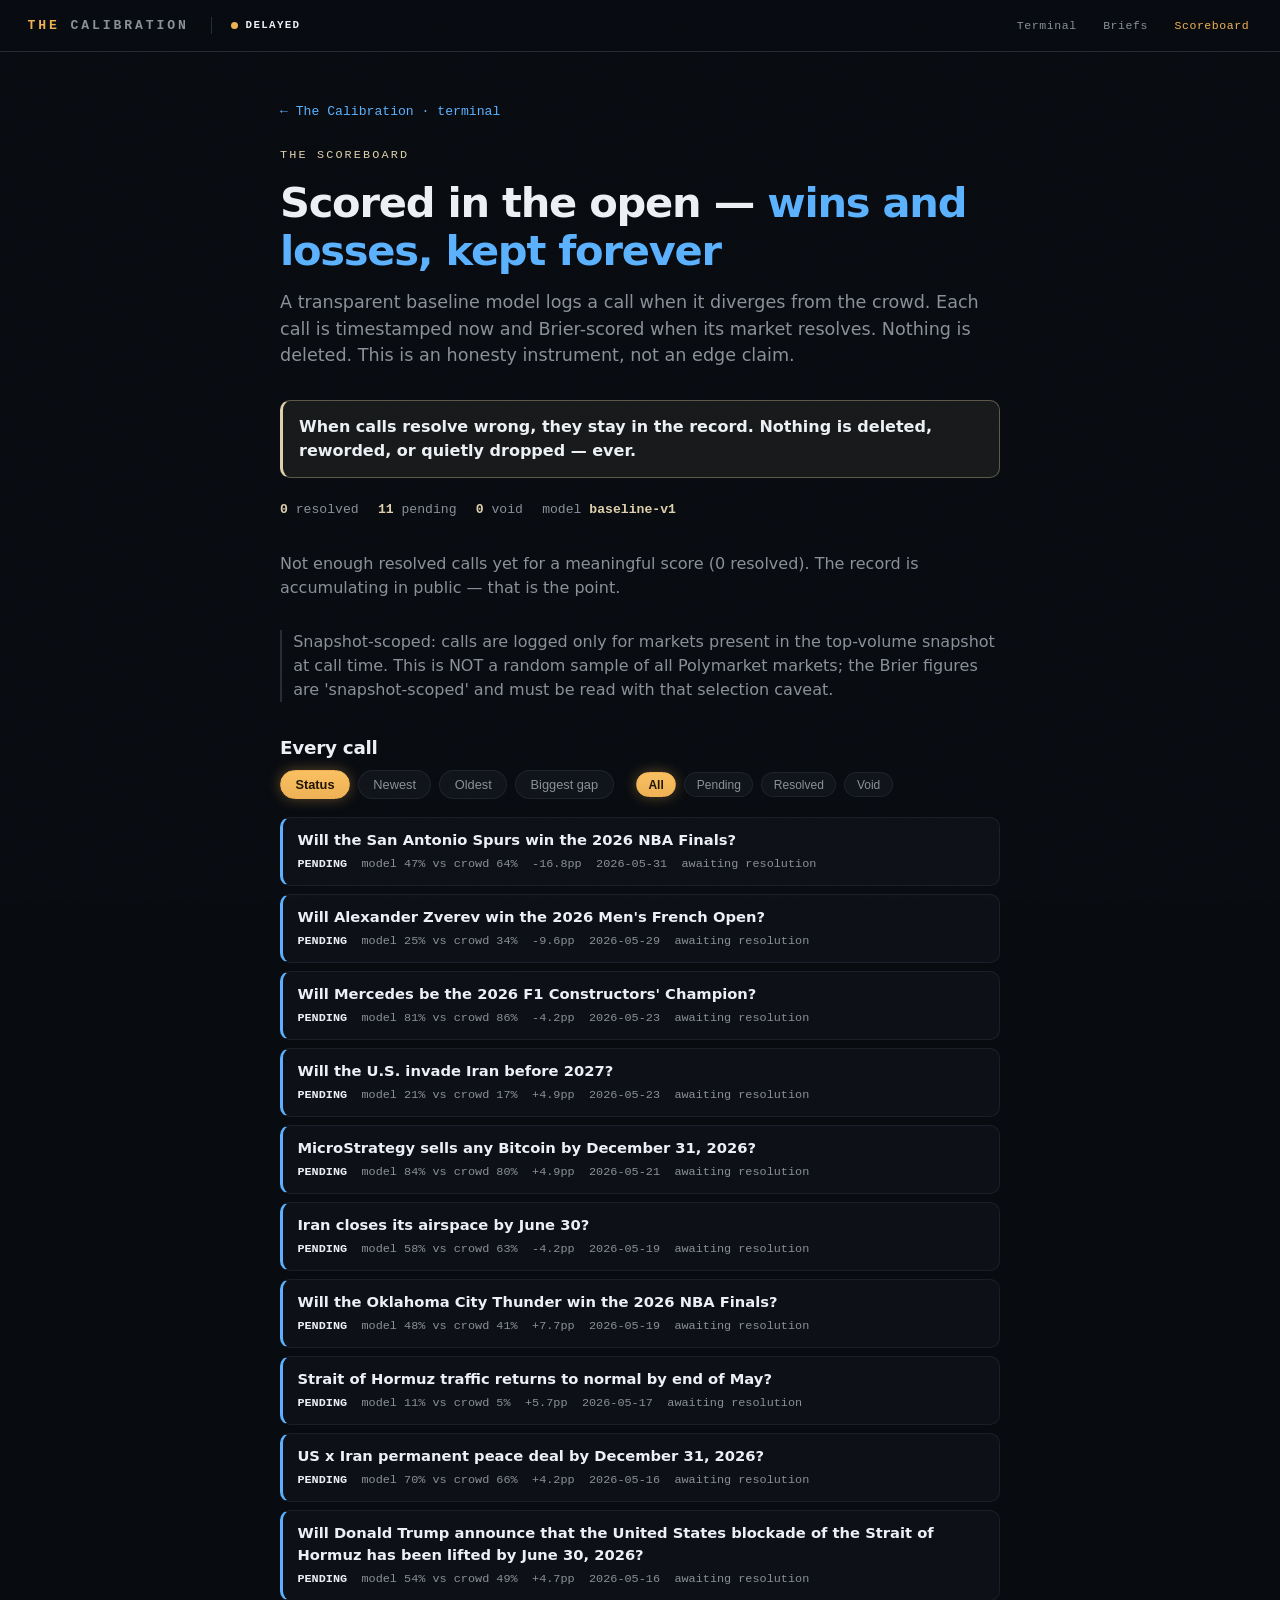
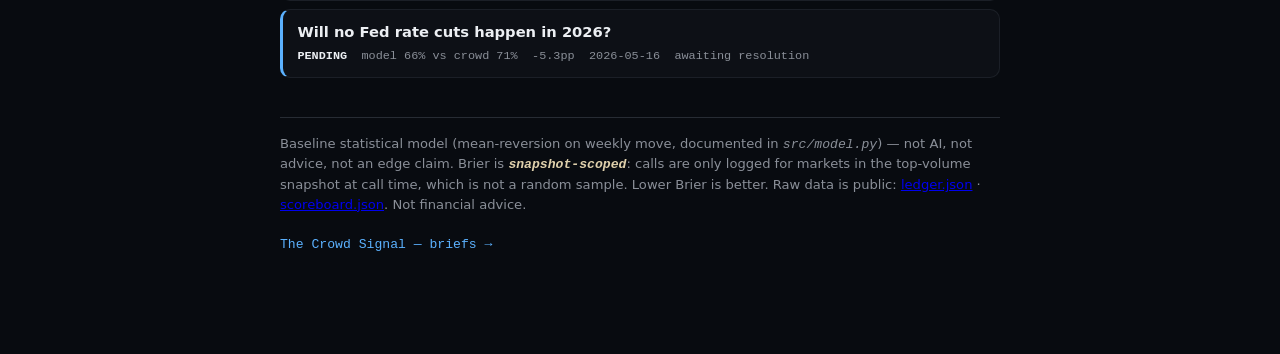
<file: web/scoreboard/index.html>
<!DOCTYPE html>
<html lang="en">
<head>
<meta charset="UTF-8" />
<meta name="viewport" content="width=device-width, initial-scale=1" />
<title>The Scoreboard — a public, scored, append-only prediction ledger</title>
<meta name="description" content="Every model call is timestamped and Brier-scored when its market resolves, then kept forever — wins and losses. Snapshot-scoped, not an edge claim." />
<link rel="stylesheet" href="../styles.css" />
  <link rel="icon" href="/the-calibration/favicon.svg" type="image/svg+xml" />
  <link rel="canonical" href="https://tomuks01-sketch.github.io/the-calibration/scoreboard/" />
  <meta name="robots" content="index, follow" />
  <meta property="og:site_name" content="The Calibration" />
  <meta property="og:type" content="website" />
  <meta property="og:title" content="The Scoreboard — a public, scored, append-only prediction ledger" />
  <meta property="og:description" content="Every model call is timestamped and Brier-scored when its market resolves, then kept forever — wins and losses. Snapshot-scoped, not an edge claim." />
  <meta property="og:url" content="https://tomuks01-sketch.github.io/the-calibration/scoreboard/" />
  <meta property="og:image" content="https://tomuks01-sketch.github.io/the-calibration/og-image.png" />
  <meta property="og:image:width" content="1200" />
  <meta property="og:image:height" content="630" />
  <meta name="twitter:image" content="https://tomuks01-sketch.github.io/the-calibration/og-image.png" />
  <meta name="twitter:card" content="summary_large_image" />
  <meta name="twitter:title" content="The Scoreboard — a public, scored, append-only prediction ledger" />
  <meta name="twitter:description" content="Every model call is timestamped and Brier-scored when its market resolves, then kept forever — wins and losses. Snapshot-scoped, not an edge claim." />
</head>
<body>
<header class="rail">
  <a class="wm" href="../">THE&nbsp;<span>CALIBRATION</span></a>
  <div class="meta"><span class="state"><span class="dotlive"></span>DELAYED</span></div>
  <nav>
    <a href="../">Terminal</a>
    <a href="../briefs/">Briefs</a>
    <a href="./" aria-current="page">Scoreboard</a>
  </nav>
</header>
<article class="brief">
  <a class="back" href="../">← The Calibration · terminal</a>
  <p class="kicker">The Scoreboard</p>
  <h1>Scored in the open — <em>wins and losses, kept forever</em></h1>
  <p class="standfirst">A transparent baseline model logs a call when it
  diverges from the crowd. Each call is timestamped now and Brier-scored when
  its market resolves. Nothing is deleted. This is an honesty instrument, not
  an edge claim.</p>

  <p class="sb-pledge">When calls resolve wrong, they stay in the record.
  Nothing is deleted, reworded, or quietly dropped — ever.</p>

  <div id="sb" class="sb">loading…</div>

  <h2>Every call</h2>
  <div class="sb-controls">
    <div class="filters" id="sb-sort" aria-label="Sort calls">
      <button class="chip is-active" data-sort="default">Status</button>
      <button class="chip" data-sort="newest">Newest</button>
      <button class="chip" data-sort="oldest">Oldest</button>
      <button class="chip" data-sort="divergence">Biggest gap</button>
    </div>
    <div class="filters subtle" id="sb-status" aria-label="Filter by status">
      <button class="chip is-active" data-status="all">All</button>
      <button class="chip" data-status="PENDING">Pending</button>
      <button class="chip" data-status="RESOLVED">Resolved</button>
      <button class="chip" data-status="VOID">Void</button>
    </div>
  </div>
  <div id="entries" class="sb-entries">loading…</div>

  <p class="disclaimer">Baseline statistical model (mean-reversion on weekly
  move, documented in <code>src/model.py</code>) — not AI, not advice, not an
  edge claim. Brier is <b>snapshot-scoped</b>: calls are only logged for
  markets in the top-volume snapshot at call time, which is not a random
  sample. Lower Brier is better. Raw data is public:
  <a href="../ledger.json">ledger.json</a> ·
  <a href="../scoreboard.json">scoreboard.json</a>. Not financial advice.</p>

  <a class="back" href="../briefs/">The Crowd Signal — briefs →</a>
</article>

<script>
let LED = null, sbSort = "default", sbStatus = "all";
function pctBrier(v){ return v === null || v === undefined ? "—" : v.toFixed(4); }
function escapeHtml(s){return String(s).replace(/[&<>"']/g,c=>({"&":"&amp;","<":"&lt;",">":"&gt;",'"':"&quot;","'":"&#39;"}[c]));}

// Reorder/filter ONLY — entries are never altered, hidden permanently, or relabelled.
function renderEntries(){
  const el = document.getElementById("entries");
  if(!el || !LED) return;
  const order = {RESOLVED:0, PENDING:1, VOID:2};
  let rows = [...(LED.entries||[])];
  if(sbStatus !== "all") rows = rows.filter(e=>e.status===sbStatus);
  const byDateDesc = (a,b)=>(b.openedAt||"").localeCompare(a.openedAt||"");
  if(sbSort==="newest") rows.sort(byDateDesc);
  else if(sbSort==="oldest") rows.sort((a,b)=>(a.openedAt||"").localeCompare(b.openedAt||""));
  else if(sbSort==="divergence") rows.sort((a,b)=>(Math.abs(Number(b.divergencePp)||0))-(Math.abs(Number(a.divergencePp)||0)));
  else rows.sort((a,b)=>(order[a.status]-order[b.status]) || byDateDesc(a,b));
  el.innerHTML = rows.length ? rows.map(e=>{
    const res = e.status==="RESOLVED"
      ? `outcome ${e.resolvedOutcome} · model ${pctBrier(e.modelBrier)} · crowd ${pctBrier(e.marketBrier)}`
      : (e.status==="VOID" ? (e.voidReason||"void") : "awaiting resolution");
    return `<div class="sb-row ${e.status.toLowerCase()}">
      <div class="sb-q">${escapeHtml(e.question)}</div>
      <div class="sb-meta">
        <span class="st">${e.status}</span>
        <span>model ${(e.modelProb*100).toFixed(0)}% vs crowd ${(e.crowdProbAtCallTime*100).toFixed(0)}%</span>
        <span>${e.divergencePp>0?"+":""}${e.divergencePp}pp</span>
        <span>${(e.openedAt||"").slice(0,10)}</span>
        <span>${res}</span>
      </div></div>`;
  }).join("") : `<p class="sb-note">No calls match this filter.</p>`;
}

function wireControls(){
  const bind = (id, key) => {
    const box = document.getElementById(id);
    if(!box) return;
    box.addEventListener("click", ev=>{
      const b = ev.target.closest(".chip"); if(!b) return;
      box.querySelectorAll(".chip").forEach(c=>c.classList.remove("is-active"));
      b.classList.add("is-active");
      if(key==="sort") sbSort = b.dataset.sort; else sbStatus = b.dataset.status;
      renderEntries();
    });
  };
  bind("sb-sort","sort");
  bind("sb-status","status");
}

async function load(){
  let sb;
  try {
    sb = await (await fetch("../scoreboard.json",{cache:"no-store"})).json();
    LED = await (await fetch("../ledger.json",{cache:"no-store"})).json();
  } catch(e){
    document.getElementById("sb").innerHTML = "Could not load scoreboard data.";
    return;
  }
  const c = sb.counts;
  let headline;
  if (sb.confidence === "none") {
    headline = `<p class="sb-note">Not enough resolved calls yet for a
      meaningful score (${c.resolved} resolved). The record is accumulating in
      public — that is the point.</p>`;
  } else {
    const flag = sb.confidence === "low"
      ? `<span class="sb-warn">low N — treat as noisy</span>` : "";
    headline = `<div class="sb-grid">
      <div><b>${pctBrier(sb.snapshotScopedModelBrier)}</b><span>model Brier ${flag}</span></div>
      <div><b>${pctBrier(sb.snapshotScopedCrowdBrier)}</b><span>crowd Brier (same calls)</span></div>
      <div><b>${sb.skillVsCrowd>0?"+":""}${pctBrier(sb.skillVsCrowd)}</b><span>skill vs crowd</span></div>
    </div>`;
  }
  document.getElementById("sb").innerHTML =
    `<div class="sb-counts">
       <span><b>${c.resolved}</b> resolved</span>
       <span><b>${c.pending}</b> pending</span>
       <span><b>${c.void}</b> void</span>
       <span>model <b>${sb.modelVersion}</b></span>
     </div>${headline}
     <p class="sb-sample">${sb.sampleNote}</p>`;
  renderEntries();
}
wireControls();
load();
</script>
</body>
</html>
</file>
<file: web/styles.css>
:root {
  /* Graphite terminal surface stack — Bloomberg-serious, near-neutral,
     a whisper of cool blue so it reads as "instrument" not "black box". */
  --bg: oklch(15% 0.012 260);
  --s1: oklch(19% 0.014 260);
  --s2: oklch(23% 0.016 259);
  --glass: oklch(18% 0.013 260 / 0.88);
  --panel: oklch(20% 0.014 260 / 0.92);
  --panel-top: oklch(24% 0.018 260 / 0.92);  /* top of a graphite gradient */
  --line: oklch(40% 0.02 260 / 0.55);
  --line-soft: oklch(34% 0.016 260 / 0.42);
  --hair: oklch(46% 0.02 260 / 0.28);        /* hairline grid rules */
  --text: oklch(95% 0.006 260);
  --muted: oklch(65% 0.014 260);
  --faint: oklch(60% 0.014 260);
  /* Accents — restrained. Amber is the single warm "live" signal
     (Bloomberg lineage); sapphire stays for crowd data; champagne now
     only for premium emphasis, used sparingly. */
  --amber: oklch(80% 0.13 75);
  --champagne: oklch(86% 0.05 88);
  --sapphire: oklch(74% 0.14 248);
  --up: oklch(76% 0.15 155);
  --down: oklch(72% 0.17 27);
  --warn: oklch(84% 0.13 85);
  --hot: oklch(72% 0.18 40);
  --glow: oklch(70% 0.14 248 / 0.3);
  --glow-amber: oklch(80% 0.13 75 / 0.35);
  --space: clamp(1rem, 0.6rem + 1.4vw, 2rem);
  --radius: 14px;
  --ease: cubic-bezier(0.16, 1, 0.3, 1);
  --mono: "JetBrains Mono", "SFMono-Regular", ui-monospace, "Cascadia Mono", Consolas, monospace;
  font-synthesis: none;
}

* { box-sizing: border-box; margin: 0; }

.sr-only {
  position: absolute; width: 1px; height: 1px; padding: 0; overflow: hidden;
  clip: rect(0 0 0 0); white-space: nowrap; border: 0;
}

body {
  background: var(--bg);
  color: var(--text);
  font-family: "Inter", ui-sans-serif, "Segoe UI", system-ui, sans-serif;
  line-height: 1.5;
  padding: var(--space);
  max-width: 1280px;
  margin-inline: auto;
  -webkit-font-smoothing: antialiased;
  position: relative;
  min-height: 100vh;
}
/* film grain — CSS only, not in a11y tree */
body::before {
  content: ""; position: fixed; inset: 0; z-index: 9999; pointer-events: none;
  opacity: 0.035; mix-blend-mode: overlay;
  background-image: url("data:image/svg+xml;utf8,<svg xmlns='http://www.w3.org/2000/svg' width='120' height='120'><filter id='n'><feTurbulence type='fractalNoise' baseFrequency='0.8' numOctaves='2'/></filter><rect width='120' height='120' filter='url(%23n)'/></svg>");
}

/* Terminal backdrop — a faint hairline instrument grid + two restrained
   signal-field glows. Reads as a graphite control surface, not an aurora.
   Two stacked layers: fixed grid (static, credible) + slow-drifting glow. */
.aurora {
  position: fixed; inset: 0; z-index: -1; pointer-events: none;
  background:
    linear-gradient(oklch(46% 0.02 260 / 0.05) 1px, transparent 1px),
    linear-gradient(90deg, oklch(46% 0.02 260 / 0.05) 1px, transparent 1px);
  background-size: 44px 44px, 44px 44px;
  -webkit-mask-image: radial-gradient(120% 100% at 50% 0%, #000 30%, transparent 80%);
  mask-image: radial-gradient(120% 100% at 50% 0%, #000 30%, transparent 80%);
}
.aurora::before {
  content: ""; position: fixed; inset: -30%; z-index: -1; pointer-events: none;
  background:
    radial-gradient(38% 38% at 22% 18%, oklch(70% 0.14 248 / 0.13) 0%, transparent 70%),
    radial-gradient(34% 34% at 82% 12%, oklch(80% 0.13 75 / 0.07) 0%, transparent 70%),
    radial-gradient(42% 42% at 62% 88%, oklch(60% 0.12 270 / 0.09) 0%, transparent 70%);
  filter: blur(70px);
  animation: drift 52s linear infinite;
}
@keyframes drift {
  0% { transform: translate3d(0, 0, 0) scale(1); }
  50% { transform: translate3d(2%, -1.5%, 0) scale(1.06); }
  100% { transform: translate3d(0, 0, 0) scale(1); }
}

/* ---------- Masthead ---------- */
.masthead {
  display: flex; flex-wrap: wrap; gap: 1rem;
  align-items: flex-end; justify-content: space-between;
  padding: 0.5rem 0 1.3rem; border-bottom: 1px solid var(--line);
}
.brand { display: flex; align-items: center; gap: 0.85rem; }
.dot {
  width: 13px; height: 13px; border-radius: 50%; background: var(--sapphire);
  box-shadow: 0 0 0 5px oklch(70% 0.16 250 / 0.16), 0 0 22px var(--glow);
}
.masthead h1 { font-size: clamp(1.5rem, 1rem + 2.4vw, 2.5rem); font-weight: 800; letter-spacing: -0.035em; }
.masthead h1 em { font-style: normal; color: var(--champagne); }
.tagline { color: var(--muted); font-size: 0.92rem; margin-top: 0.15rem; }
/* Quiet snapshot meta — whispers, does not compete with the brand */
.snapmeta {
  font-family: var(--mono); font-size: 0.72rem; color: var(--muted);
  padding-bottom: 0.2rem; align-self: flex-end;
}
.snapmeta .live {
  position: relative; color: var(--amber); font-weight: 700;
  letter-spacing: 0.12em; padding-left: 0.85rem;
}
.snapmeta .live::before {
  content: ""; position: absolute; left: 0; top: 50%;
  width: 7px; height: 7px; margin-top: -3.5px; border-radius: 50%;
  background: var(--amber); box-shadow: 0 0 0 0 var(--glow-amber);
  animation: livePulse 2.4s var(--ease) infinite;
}
@keyframes livePulse {
  0%   { box-shadow: 0 0 0 0 oklch(80% 0.13 75 / 0.5); }
  70%  { box-shadow: 0 0 0 7px oklch(80% 0.13 75 / 0); }
  100% { box-shadow: 0 0 0 0 oklch(80% 0.13 75 / 0); }
}
.snapmeta #generated.stale { color: var(--hot); }
.snapmeta #generated.stale ~ .live,
.stale-wrap .live { color: var(--hot); }

/* ---------- KPIs ---------- */
.kpis { display: grid; grid-template-columns: repeat(4, 1fr); gap: 0.7rem; margin: 1rem 0; }
.kpi {
  position: relative; overflow: hidden;
  background: linear-gradient(180deg, var(--panel-top), var(--panel));
  -webkit-backdrop-filter: blur(10px) saturate(140%);
  backdrop-filter: blur(10px) saturate(140%);
  border: 1px solid var(--line-soft); border-radius: 12px;
  padding: 0.95rem 1.1rem;
  box-shadow: inset 0 1px 0 oklch(100% 0 0 / 0.05), 0 12px 28px -20px oklch(8% 0.03 260 / 0.8);
}
.kpi::before {
  content: ""; position: absolute; left: 0; top: 0; bottom: 0; width: 2px;
  background: var(--faint);
}
.kpi.accent::before { background: var(--amber); box-shadow: 0 0 12px var(--glow-amber); }
.kpi.up::before { background: var(--up); }
.kpi.sap::before { background: var(--sapphire); }
.kpi .v { font-size: clamp(1.3rem, 1rem + 1.4vw, 2rem); font-weight: 800; letter-spacing: -0.03em; font-family: var(--mono); font-variant-numeric: tabular-nums; }
.kpi .l { font-size: 0.68rem; color: var(--muted); text-transform: uppercase; letter-spacing: 0.12em; margin-top: 0.25rem; }
.kpi.accent .v { color: var(--amber); }
.kpi.up .v { color: var(--up); }
.kpi.sap .v { color: var(--sapphire); }

/* ---------- Filters ---------- */
.filters { display: flex; flex-wrap: wrap; gap: 0.5rem; margin: 0.9rem 0 0.5rem; }
.filters.subtle { margin: 0.4rem 0 1.4rem; }
.chip {
  background: var(--s1); color: var(--muted);
  border: 1px solid var(--line-soft); border-radius: 999px;
  padding: 0.4rem 0.9rem; font-size: 0.8rem; cursor: pointer;
  transition: color .2s var(--ease), border-color .2s var(--ease), background .2s var(--ease);
}
.filters.subtle .chip { font-size: 0.75rem; padding: 0.3rem 0.72rem; }
.chip:hover { color: var(--text); border-color: var(--muted); }
.chip.is-active {
  background: linear-gradient(180deg, oklch(84% 0.13 78), var(--amber));
  color: oklch(20% 0.04 75); border-color: var(--amber); font-weight: 800;
  box-shadow: 0 0 14px var(--glow-amber);
}
.chip:focus-visible, .news a:focus-visible {
  outline: 2px solid var(--sapphire); outline-offset: 3px;
}

/* ---------- Board / event cards ---------- */
.board { display: grid; grid-template-columns: repeat(auto-fill, minmax(370px, 1fr)); gap: 0.95rem; }
.empty { color: var(--muted); padding: 2rem 0; font-style: italic; }

.event {
  position: relative;
  background: linear-gradient(180deg, var(--panel-top), var(--panel));
  -webkit-backdrop-filter: blur(11px) saturate(150%);
  backdrop-filter: blur(11px) saturate(150%);
  border: 1px solid var(--line-soft); border-radius: 13px;
  padding: 1.15rem 1.25rem; display: flex; flex-direction: column;
  box-shadow: inset 0 1px 0 oklch(100% 0 0 / 0.06), 0 16px 36px -26px oklch(8% 0.03 260 / 0.85);
  transform-style: preserve-3d; will-change: transform;
  transition: transform .12s var(--ease), border-color .25s var(--ease);
}
/* graphite top hairline — instrument seam */
.event > .ehead { position: relative; }
.event::after {
  content: ""; position: absolute; inset: 0; border-radius: var(--radius);
  box-shadow: 0 22px 50px -22px oklch(8% 0.05 264 / 0.95), 0 0 36px var(--glow);
  opacity: 0; transition: opacity .3s var(--ease); pointer-events: none;
}
.event:hover { border-color: oklch(50% 0.06 264 / 0.6); }
.event:hover::after { opacity: 1; }

.ehead { display: flex; gap: 1rem; justify-content: space-between; align-items: flex-start; }
.cat {
  display: inline-block; font-size: 0.64rem; font-weight: 800;
  text-transform: uppercase; letter-spacing: 0.12em; color: var(--champagne);
  background: oklch(86% 0.06 92 / 0.12); padding: 0.18rem 0.55rem;
  border-radius: 6px; margin-bottom: 0.45rem;
}
.ehead h3 { font-size: 1.05rem; font-weight: 700; letter-spacing: -0.015em; line-height: 1.25; }

.lead { text-align: right; flex-shrink: 0; min-width: 104px; }
.lead .big {
  font-size: 2.15rem; font-weight: 800; letter-spacing: -0.04em; line-height: 1;
  font-family: var(--mono); font-variant-numeric: tabular-nums;
  color: var(--champagne);
  text-shadow: 0 0 18px oklch(86% 0.06 92 / 0.25);
}
.lead .big.y { color: var(--up); text-shadow: 0 0 18px oklch(76% 0.16 155 / 0.25); }
.odds-pill {
  display: inline-block; margin-top: 0.35rem;
  font-family: var(--mono); font-weight: 800; font-size: 0.92rem;
  color: var(--champagne); letter-spacing: -0.01em;
  background: linear-gradient(180deg, oklch(86% 0.06 92 / 0.16), oklch(86% 0.06 92 / 0.06));
  border: 1px solid oklch(86% 0.06 92 / 0.4);
  padding: 0.18rem 0.55rem; border-radius: 8px;
  box-shadow: 0 0 16px oklch(86% 0.06 92 / 0.18);
}
.odds-pill small { font-weight: 500; font-size: 0.6rem; color: var(--muted); letter-spacing: 0.08em; }
.lead-sub { font-size: 0.69rem; color: var(--muted); margin-top: 0.22rem; font-family: var(--mono); }
.lead-sub b { color: var(--text); }
.hero { margin-top: 0.45rem; font-size: 0.82rem; font-weight: 750; font-family: var(--mono); font-variant-numeric: tabular-nums; }
.hero small { font-weight: 500; color: var(--muted); font-size: 0.64rem; }
.hero.up { color: var(--up); }
.hero.down { color: var(--down); }
.hero.flat { color: var(--muted); }

.bars { margin: 1rem 0 0.3rem; display: grid; gap: 0.5rem; }
.ob-top { display: flex; justify-content: space-between; font-size: 0.8rem; margin-bottom: 0.24rem; }
.ob-name { color: var(--text); font-weight: 550; }
.ob-val { color: var(--muted); font-family: var(--mono); font-variant-numeric: tabular-nums; flex-shrink: 0; }
.ob-track { height: 8px; border-radius: 5px; background: var(--s2); border: 1px solid var(--line-soft); overflow: hidden; position: relative; }
.ob-track > i {
  display: block; height: 100%;
  background: linear-gradient(90deg, var(--sapphire), oklch(78% 0.12 230));
  transition: width .6s var(--ease);
}
.ob:first-child .ob-track > i { background: linear-gradient(90deg, oklch(66% 0.14 160), var(--up)); }
.ob-track::after {
  content: ""; position: absolute; inset: 0;
  background: linear-gradient(90deg, transparent, oklch(100% 0 0 / 0.18), transparent);
  transform: translateX(-100%); animation: shimmer 1.3s var(--ease) 1;
}
@keyframes shimmer { to { transform: translateX(100%); } }
.wk { font-size: 0.68rem; font-weight: 700; margin-left: 0.3rem; font-family: var(--mono); }
.wk.up { color: var(--up); } .wk.down { color: var(--down); }

.more { font-size: 0.73rem; color: var(--muted); margin-top: 0.3rem; }
.bar-note { font-size: 0.68rem; color: var(--muted); margin-top: 0.35rem; font-style: italic; }
.flag.price-data-unavailable { color: var(--muted); border-color: var(--line); background: var(--s2); }

.movers {
  display: flex; flex-wrap: wrap; align-items: center; gap: 0.4rem;
  margin: 0.7rem 0 0.2rem; padding: 0.55rem 0.65rem;
  background: oklch(76% 0.16 155 / 0.07); border: 1px solid oklch(76% 0.16 155 / 0.25);
  border-radius: 10px;
}
.movers .ml { font-size: 0.69rem; font-weight: 800; color: var(--up); text-transform: uppercase; letter-spacing: 0.06em; }
.mv { font-size: 0.74rem; font-weight: 650; padding: 0.12rem 0.45rem; border-radius: 6px; font-family: var(--mono); }
.mv.up { color: var(--up); background: oklch(76% 0.16 155 / 0.13); }
.mv.down { color: var(--down); background: oklch(66% 0.18 25 / 0.13); }

.stats {
  display: flex; flex-wrap: wrap; gap: 1rem; margin-top: 0.7rem;
  color: var(--muted); font-size: 0.78rem; font-family: var(--mono); font-variant-numeric: tabular-nums;
}
.stats b { color: var(--text); font-weight: 650; }
.stats b.up { color: var(--up); } .stats b.down { color: var(--down); } .stats b.flat { color: var(--muted); }

.flags { display: flex; flex-wrap: wrap; gap: 0.4rem; margin-top: 0.6rem; }
.flag {
  font-size: 0.66rem; padding: 0.18rem 0.5rem; border-radius: 7px;
  text-transform: uppercase; letter-spacing: 0.05em; font-weight: 700; border: 1px solid transparent;
}
.flag.high-attention { color: var(--hot); border-color: oklch(70% 0.2 30 / 0.4); background: oklch(70% 0.2 30 / 0.1); }
.flag.resolves-soon { color: var(--warn); border-color: oklch(84% 0.13 85 / 0.4); background: oklch(84% 0.13 85 / 0.1); }
.flag.moving-now, .flag.big-move-24h { color: var(--up); border-color: oklch(76% 0.16 155 / 0.4); background: oklch(76% 0.16 155 / 0.1); }
.flag.big-drop-24h { color: var(--down); border-color: oklch(66% 0.18 25 / 0.4); background: oklch(66% 0.18 25 / 0.1); }


/* Crowd vs QEST — two readings on ONE 0–100% scale, gap visible at a glance */
.cmpviz {
  margin-top: 0.65rem; padding: 0.7rem 0.85rem; border-radius: 11px;
  border: 1px solid var(--line-soft); background: oklch(20% 0.02 264 / 0.55);
  display: grid; gap: 0.45rem;
}
.cv-row {
  display: grid; grid-template-columns: 9.5rem 1fr 3rem; align-items: center;
  gap: 0.6rem;
}
.cv-lab {
  font-family: var(--mono); font-size: 0.66rem; color: var(--muted);
  text-transform: uppercase; letter-spacing: 0.05em;
}
.cv-track {
  height: 9px; border-radius: 5px; background: oklch(28% 0.02 264);
  overflow: hidden; box-shadow: inset 0 0 0 1px var(--line-soft);
}
.cv-track > i {
  display: block; height: 100%; border-radius: 5px;
  background: var(--sapphire); transition: width .5s var(--ease);
}
.cv-track.q > i { background: var(--champagne); }
.cv-val {
  font-family: var(--mono); font-size: 0.9rem; font-weight: 800;
  color: var(--text); text-align: right;
}
.cv-note {
  font-size: 0.66rem; color: var(--muted); line-height: 1.45;
  margin-top: 0.15rem;
}
.cv-note b { color: var(--champagne); font-family: var(--mono); }
.cv-note a { color: var(--sapphire); text-decoration: none; }
.cv-note a:hover { color: var(--champagne); }
.cmpviz-flat { opacity: 0.72; }
.cmpviz-flat .cv-note b { color: var(--muted); }
@media (max-width: 560px) {
  .cv-row { grid-template-columns: 1fr 3rem; }
  .cv-lab { grid-column: 1 / -1; }
}

.ctxline {
  margin-top: 0.6rem; font-size: 0.78rem; color: var(--text);
  line-height: 1.5; border-left: 2px solid var(--line-soft); padding-left: 0.7rem;
}
.ctxline .ctxlabel {
  display: block; font-family: var(--mono); font-size: 0.64rem;
  text-transform: uppercase; letter-spacing: 0.08em; color: var(--muted);
  margin-bottom: 0.2rem;
}
.ctxline .ctxsrc { color: var(--muted); }
.ctxline .ctxsrc a { color: var(--sapphire); text-decoration: none; }
.ctxline .ctxsrc a:hover { color: var(--champagne); }

.news { margin-top: 0.85rem; border-top: 1px dashed var(--line); padding-top: 0.7rem; }
.news h4 { font-size: 0.66rem; color: var(--muted); text-transform: uppercase; letter-spacing: 0.12em; margin-bottom: 0.45rem; }
.news ul { list-style: none; display: grid; gap: 0.35rem; }
.news a { color: var(--text); text-decoration: none; font-size: 0.85rem; display: inline-flex; gap: 0.5rem; align-items: baseline; transition: color .15s var(--ease); }
.news a:hover { color: var(--champagne); }
.news a span { color: var(--muted); font-size: 0.72rem; flex-shrink: 0; }
.news .none { color: var(--muted); font-size: 0.8rem; font-style: italic; }

.about {
  margin-top: 3rem; padding: 1.6rem 0 0; border-top: 1px solid var(--line);
  font-size: 0.96rem; line-height: 1.65; max-width: 62ch;
}
.about .about-kicker {
  font-family: var(--mono); font-size: 0.7rem; letter-spacing: 0.18em;
  text-transform: uppercase; color: var(--champagne); margin: 0 0 0.7rem;
  font-weight: 700;
}
.about p { color: var(--text); margin: 0 0 0.7rem; }
.about .about-foot {
  margin-top: 1.3rem; padding-top: 0.85rem;
  border-top: 1px dashed var(--line-soft);
  color: var(--muted); font-size: 0.82rem;
}
.about a {
  color: var(--sapphire); text-decoration: none;
  border-bottom: 1px solid oklch(70% 0.16 250 / 0.3);
  transition: color .2s var(--ease), border-color .2s var(--ease);
}
.about a:hover { color: var(--champagne); border-color: var(--champagne); }

.flash-up { animation: fup .5s var(--ease) 1; }
.flash-down { animation: fdn .5s var(--ease) 1; }
@keyframes fup { 0% { background: oklch(76% 0.16 155 / 0.18); } 100% { background: var(--glass); } }
@keyframes fdn { 0% { background: oklch(66% 0.18 25 / 0.18); } 100% { background: var(--glass); } }

/* ---------- Editorial hybrid front ---------- */
#editorial { margin: 1.4rem 0 1rem; display: grid; gap: 0.7rem; }
#editorial[hidden] { display: none; }
.sb-pulse {
  display: block; text-decoration: none;
  font-family: var(--mono); font-size: 0.78rem; color: var(--muted);
  background: var(--glass); border: 1px solid var(--line-soft);
  border-radius: 10px; padding: 0.55rem 0.9rem;
  transition: border-color .2s var(--ease);
}
.sb-pulse:hover { border-color: var(--champagne); color: var(--text); }
.sb-pulse .lbl {
  text-transform: uppercase; letter-spacing: 0.12em; color: var(--champagne);
  font-weight: 700; margin-right: 0.5rem;
}
.sb-pulse b { color: var(--text); }
.sb-pulse .go { color: var(--sapphire); float: right; }
.latest-brief {
  background: linear-gradient(135deg,
    oklch(22% 0.03 264 / 0.9), oklch(19% 0.02 264 / 0.9));
  border: 1px solid var(--line-soft); border-left: 3px solid var(--champagne);
  border-radius: 14px; padding: 1.3rem 1.5rem;
}
.latest-brief .lb-kicker {
  font-family: var(--mono); font-size: 0.7rem; letter-spacing: 0.16em;
  text-transform: uppercase; color: var(--champagne); margin-bottom: 0.4rem;
}
.latest-brief h2 {
  font-size: clamp(1.15rem, 0.9rem + 1.3vw, 1.7rem); font-weight: 750;
  letter-spacing: -0.02em; line-height: 1.2; color: var(--text);
}
.latest-brief .lb-sf {
  color: var(--muted); margin: 0.5rem 0 0.8rem; font-size: 0.92rem;
  max-width: 60ch;
}
.latest-brief .lb-go {
  font-family: var(--mono); font-size: 0.82rem; color: var(--sapphire);
  text-decoration: none; font-weight: 650;
}
.latest-brief .lb-go:hover { color: var(--champagne); }

/* ---------- Macro context strip (subordinate) ---------- */
.macro {
  display: flex; flex-wrap: wrap; align-items: center; gap: 1rem;
  margin: 0 0 1.1rem; padding: 0.5rem 0.85rem;
  border: 1px solid var(--line-soft); border-radius: 10px;
  background: oklch(20% 0.02 264 / 0.5);
  font-family: var(--mono); font-size: 0.74rem; color: var(--muted);
}
.macro .mlabel {
  text-transform: uppercase; letter-spacing: 0.1em; font-size: 0.66rem;
  color: oklch(58% 0.02 264);
}
.macro b { color: var(--text); font-weight: 700; }
.macro b.up { color: var(--up); } .macro b.down { color: var(--down); } .macro b.flat { color: var(--muted); }
.macro .regime {
  margin-left: auto; text-transform: uppercase; letter-spacing: 0.08em;
  font-weight: 700; padding: 0.1rem 0.5rem; border-radius: 6px;
}
.macro .regime.risk-on { color: var(--up); background: oklch(76% 0.16 155 / 0.12); }
.macro .regime.risk-off { color: var(--down); background: oklch(66% 0.18 25 / 0.12); }
.macro .regime.neutral, .macro .regime.unknown { color: var(--muted); background: var(--s2); }
.macro .topcoins {
  flex-basis: 100%; display: flex; flex-wrap: wrap; align-items: center;
  gap: 0.65rem 1rem; margin-top: 0.5rem; padding-top: 0.5rem;
  border-top: 1px solid var(--line-soft);
}
.kalshi .kx { display: inline-flex; gap: 0.3rem; align-items: baseline; }
.kalshi .kx b { color: var(--text); font-weight: 700; }
.kalshi .kx-src { color: oklch(55% 0.02 264); font-size: 0.66rem; margin-left: auto; }
.macro .topcoins .mlabel { flex-basis: 100%; }
.macro .topcoins .tc { display: inline-flex; align-items: baseline; gap: 0.35rem; }
.macro .topcoins .tc i {
  font-style: normal; font-size: 0.66rem; color: oklch(55% 0.02 264);
}

/* ---------- Shared command rail (terminal chrome, all inner pages) ---------- */
.rail {
  position: sticky; top: 0; z-index: 60;
  display: flex; align-items: center; gap: 1.4rem;
  /* break out of body max-width:1280px + var(--space) padding -> full-bleed */
  margin: calc(-1 * var(--space)) calc(-1 * var(--space)) var(--space);
  padding: 0.7rem var(--space);
  background: oklch(15% 0.012 260 / 0.82);
  -webkit-backdrop-filter: blur(16px) saturate(150%);
  backdrop-filter: blur(16px) saturate(150%);
  border-bottom: 1px solid var(--line);
}
.rail .wm {
  font-family: var(--mono); font-weight: 700; font-size: 0.82rem;
  letter-spacing: 0.22em; text-transform: uppercase; color: var(--amber);
  text-decoration: none; white-space: nowrap;
}
.rail .wm span { color: var(--muted); font-weight: 600; }
.rail .meta {
  display: flex; align-items: center; gap: 0.7rem;
  padding-left: 1.2rem; border-left: 1px solid var(--line);
  font-family: var(--mono); font-size: 0.68rem; color: var(--muted);
}
.rail .state {
  display: inline-flex; align-items: center; gap: 0.45rem;
  color: var(--text); font-weight: 700; letter-spacing: 0.12em;
}
.rail .dotlive {
  width: 7px; height: 7px; border-radius: 50%;
  background: var(--amber); animation: railPulse 2.4s ease-out infinite;
}
@keyframes railPulse {
  0% { box-shadow: 0 0 0 0 var(--glow-amber); }
  70%,100% { box-shadow: 0 0 0 8px oklch(80% 0.13 75 / 0); }
}
.rail nav { margin-left: auto; display: flex; gap: 1.25rem; }
.rail nav a {
  font-family: var(--mono); font-size: 0.72rem; color: var(--muted);
  text-decoration: none; letter-spacing: 0.05em;
  padding: 0.35rem 0.2rem; transition: color .2s var(--ease);
}
.rail nav a:hover, .rail nav a[aria-current="page"] { color: var(--text); }
.rail nav a[aria-current="page"] { color: var(--amber); }
.rail nav a:focus-visible { outline: 2px solid var(--amber); outline-offset: 3px; border-radius: 3px; }
@media (max-width: 560px) {
  .rail { flex-wrap: wrap; gap: 0.6rem 1rem;
    background: oklch(15% 0.012 260 / 0.95); -webkit-backdrop-filter: none; backdrop-filter: none; }
  .rail .meta { padding-left: 0; border-left: 0; order: 3; flex-basis: 100%; }
  .rail nav { gap: 0.85rem; flex-wrap: wrap; }
}
@media (prefers-reduced-motion: reduce) { .rail .dotlive { animation: none; } }
/* focus-visible for in-card / panel links missed earlier */
.cv-note a:focus-visible, .ctxline .ctxsrc a:focus-visible,
.sb-pulse:focus-visible, .latest-brief .lb-go:focus-visible {
  outline: 2px solid var(--sapphire); outline-offset: 3px; border-radius: 3px;
}
/* Archive list stacks date under title on narrow screens so neither squishes. */
@media (max-width: 560px) {
  .brief .archive li { flex-direction: column; align-items: flex-start; gap: 0.4rem; padding: 0.95rem 0; }
  .brief .archive .ar-date { padding-left: calc(2.6rem + 0.95rem); }
}
.brief .archive a:focus-visible,
.about a:focus-visible {
  outline: 2px solid var(--sapphire); outline-offset: 3px; border-radius: 3px;
}

/* ---------- Brief prev/next nav ---------- */
.brief-nav {
  display: grid; grid-template-columns: 1fr 1fr; gap: 0.8rem;
  margin: 2.6rem 0 1.4rem;
}
.brief-nav a {
  display: flex; flex-direction: column; gap: 0.28rem;
  padding: 0.95rem 1.15rem; border: 1px solid var(--line-soft); border-radius: 12px;
  background: linear-gradient(180deg, var(--panel-top), var(--panel));
  text-decoration: none; transition: border-color .2s var(--ease), transform .2s var(--ease);
}
.brief-nav a:hover { border-color: var(--amber); transform: translateY(-2px); }
.brief-nav a:focus-visible { outline: 2px solid var(--amber); outline-offset: 3px; }
.brief-nav .bn-next { text-align: right; }
.brief-nav a span {
  font-family: var(--mono); font-size: 0.66rem; letter-spacing: 0.14em;
  text-transform: uppercase; color: var(--amber);
}
.brief-nav a b { color: var(--text); font-weight: 650; font-size: 0.92rem; line-height: 1.25; }
.brief-nav .bn-prev:only-child { grid-column: 1 / -1; justify-self: start; max-width: 52%; }
.brief-nav .bn-next:only-child { grid-column: 1 / -1; justify-self: end; max-width: 52%; }
@media (max-width: 560px) {
  .brief-nav { grid-template-columns: 1fr; }
  .brief-nav .bn-next { text-align: left; }
  .brief-nav a:only-child { max-width: none; }
}

/* ---------- Scoreboard ---------- */
.sb { margin: 1.4rem 0; }
.sb-counts { display: flex; flex-wrap: wrap; gap: 1.2rem; font-family: var(--mono); font-size: 0.82rem; color: var(--muted); margin-bottom: 1rem; }
.sb-counts b { color: var(--text); }
.sb-grid { display: grid; grid-template-columns: repeat(3, 1fr); gap: 0.8rem; }
.sb-grid > div { background: var(--glass); border: 1px solid var(--line-soft); border-radius: 12px; padding: 1rem; text-align: center; }
.sb-grid b { display: block; font-family: var(--mono); font-size: 1.6rem; font-weight: 800; color: var(--champagne); }
.sb-grid span { font-size: 0.72rem; color: var(--muted); text-transform: uppercase; letter-spacing: 0.08em; }
.sb-warn { color: var(--down); text-transform: none; letter-spacing: 0; }
.sb-pledge {
  margin: 1.2rem 0; padding: 0.85rem 1rem;
  border: 1px solid oklch(86% 0.06 92 / 0.35); border-left: 3px solid var(--champagne);
  border-radius: 10px; background: oklch(86% 0.06 92 / 0.07);
  font-size: 0.92rem; font-weight: 600; color: var(--text);
}
.sb-note { color: var(--muted); font-style: italic; padding: 1rem 0; }
.sb-sample { font-size: 0.78rem; color: var(--muted); font-style: italic; margin-top: 0.8rem; border-left: 2px solid var(--line); padding-left: 0.7rem; }
.sb-controls { display: flex; flex-wrap: wrap; gap: 0.4rem 1.4rem; align-items: center; margin: 0.4rem 0 1.1rem; }
.sb-controls .filters { margin: 0; }
.sb-entries { display: grid; gap: 0.5rem; }
.sb-row { background: var(--glass); border: 1px solid var(--line-soft); border-radius: 10px; padding: 0.7rem 0.9rem; }
.sb-row.resolved { border-left: 3px solid var(--up); }
.sb-row.pending { border-left: 3px solid var(--sapphire); }
.sb-row.void { border-left: 3px solid var(--muted); opacity: 0.7; }
.sb-q { font-size: 0.92rem; font-weight: 600; margin-bottom: 0.3rem; }
.sb-meta { display: flex; flex-wrap: wrap; gap: 0.9rem; font-family: var(--mono); font-size: 0.74rem; color: var(--muted); }
.sb-meta .st { font-weight: 700; color: var(--text); }

/* ---------- Brief (editorial) ---------- */
.brief {
  max-width: 720px; margin: 0 auto; padding: 1rem 0 3rem;
}
.brief .back {
  display: inline-block; color: var(--sapphire); text-decoration: none;
  font-size: 0.82rem; font-family: var(--mono); margin: 0.4rem 0 1.6rem;
}
.brief .back:hover { color: var(--champagne); }
.brief .kicker {
  font-family: var(--mono); font-size: 0.74rem; letter-spacing: 0.18em;
  text-transform: uppercase; color: var(--champagne);
}
.brief h1 {
  font-size: clamp(1.7rem, 1.1rem + 2.6vw, 2.6rem); font-weight: 800;
  letter-spacing: -0.03em; line-height: 1.15; margin: 0.5rem 0 0.9rem;
}
.brief h1 em { font-style: normal; color: var(--sapphire); }
.brief .standfirst { font-size: 1.1rem; color: var(--muted); margin-bottom: 2rem; }
.brief h2 {
  font-size: 1.15rem; font-weight: 750; letter-spacing: -0.015em;
  margin: 2rem 0 0.5rem; color: var(--text);
}
.brief p { margin-bottom: 0.9rem; font-size: 1rem; }
.brief b { color: var(--champagne); font-family: var(--mono); font-weight: 700; }
.brief ul { margin: 0.5rem 0 1rem 1.1rem; display: grid; gap: 0.4rem; }
.brief li { font-size: 0.98rem; }
/* Brief archive — intentional editorial list, not a sitemap UL */
.brief .archive { list-style: none; margin: 1.4rem 0 0; padding: 0; display: grid; gap: 0; }
.brief .archive li {
  display: flex; align-items: baseline; justify-content: space-between;
  gap: 1.2rem; padding: 1.05rem 0;
  border-bottom: 1px solid var(--line-soft);
  transition: border-color .25s var(--ease);
}
.brief .archive li:first-child { border-top: 1px solid var(--line-soft); }
.brief .archive li:hover { border-bottom-color: var(--champagne); }
.brief .archive a {
  display: inline-flex; align-items: baseline; gap: 0.95rem; flex: 1;
  color: var(--text); text-decoration: none;
}
.brief .archive .ar-num {
  font-family: var(--mono); font-size: 0.82rem; font-weight: 800;
  color: var(--champagne); letter-spacing: 0.04em; flex-shrink: 0;
  min-width: 2.6rem;
}
.brief .archive .ar-title {
  font-size: 1rem; font-weight: 600; letter-spacing: -0.01em;
  transition: color .2s var(--ease);
}
.brief .archive a:hover .ar-title { color: var(--champagne); }
.brief .archive .ar-date {
  color: var(--muted); font-family: var(--mono); font-size: 0.74rem;
  flex-shrink: 0; letter-spacing: 0.04em;
}
.brief .xsignal {
  margin: 1.6rem 0; padding: 1rem 1.1rem;
  border: 1px solid var(--line-soft); border-left: 3px solid var(--sapphire);
  border-radius: 10px; background: oklch(20% 0.02 264 / 0.5);
}
.brief .xs-label {
  font-family: var(--mono); font-size: 0.7rem; letter-spacing: 0.14em;
  text-transform: uppercase; color: var(--sapphire); margin-bottom: 0.4rem;
}
.brief .xsignal p { margin-bottom: 0.5rem; font-size: 0.95rem; }
.brief .xs-note { color: var(--muted); font-size: 0.8rem !important; font-style: italic; margin-bottom: 0 !important; }
.brief .disclaimer {
  margin-top: 2.4rem; padding-top: 1rem; border-top: 1px solid var(--line);
  font-size: 0.82rem; color: var(--muted); font-style: italic;
}


/* ============================================================
   TERMINAL MOOD — live/refresh states, skeletons, scanability
   ============================================================ */

/* Refreshing: the live dot speeds up + the readout shifts colour */
body.is-refreshing .snapmeta .live::before { animation-duration: 0.9s; }
body.is-refreshing .snapmeta .live { color: var(--up); }

/* Empty / no-data states emitted by app.js (proof panels, board errors) */
.pr-skel { color: var(--muted); font-style: italic; font-size: 0.84rem; }
.pr-skel, .empty {
  position: relative; overflow: hidden;
}
.pr-skel::after {
  content: ""; position: absolute; inset: 0;
  background: linear-gradient(90deg, transparent,
              oklch(100% 0 0 / 0.05), transparent);
  transform: translateX(-100%); animation: skel 1.6s var(--ease) infinite;
}
@keyframes skel { to { transform: translateX(100%); } }

/* Divergence rows reveal on load (chart-reveal motion) */
.pd-row { animation: pdReveal .5s var(--ease) both; }
.pd-row:nth-child(2) { animation-delay: .06s; }
.pd-row:nth-child(3) { animation-delay: .12s; }
.pd-row:nth-child(4) { animation-delay: .18s; }
.pd-row:nth-child(5) { animation-delay: .24s; }
@keyframes pdReveal { from { opacity: 0; transform: translateY(4px); } to { opacity: 1; transform: none; } }

@media (prefers-reduced-motion: reduce) {
  .pr-skel::after, .pd-row,
  body.is-refreshing .snapmeta .live::before { animation: none !important; }
}

@media (max-width: 760px) { .kpis { grid-template-columns: repeat(2, 1fr); } .board { grid-template-columns: 1fr; } }

@media (prefers-reduced-motion: reduce) {
  *, *::before, *::after { animation: none !important; transition: none !important; }
  .aurora { animation: none; }
  .event { will-change: auto; }
}
</file>
